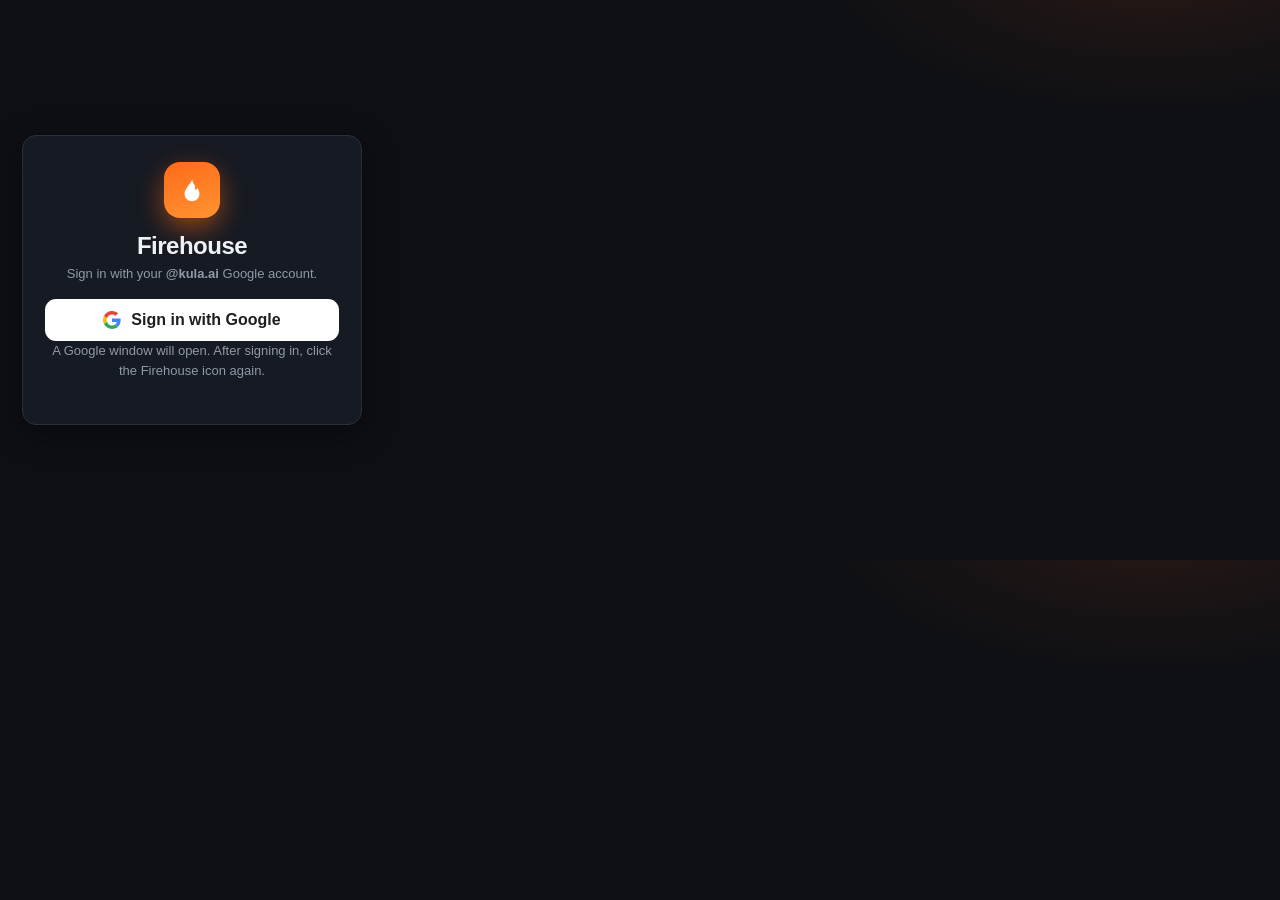
<file: extension/popup.html>
<!DOCTYPE html>
<html lang="en">
<head>
<meta charset="UTF-8" />
<link rel="stylesheet" href="popup.css" />
<title>Firehouse</title>
</head>
<body>

<!-- LOGIN -->
<div id="loginView" class="login">
  <div class="card">
    <div class="logo-lg">
      <svg width="30" height="30" viewBox="0 0 24 24" fill="#fff"><path d="M12 2c.5 3-1.5 4.5-3 6.5C7.4 10.6 6 12.6 6 15a6 6 0 0 0 12 0c0-1.8-.8-3.3-1.7-4.6-.3.9-1 1.6-1.9 1.6.6-2-.2-4.2-1.4-5.8C11.9 4.7 12.3 3.2 12 2Z"/></svg>
    </div>
    <h1>Firehouse</h1>
    <p>Sign in with your <b>@kula.ai</b> Google account.</p>
    <div id="loginError" class="banner hidden"></div>
    <button class="gbtn" id="signInBtn">
      <svg width="18" height="18" viewBox="0 0 48 48"><path fill="#EA4335" d="M24 9.5c3.54 0 6.71 1.22 9.21 3.6l6.85-6.85C35.9 2.38 30.47 0 24 0 14.62 0 6.51 5.38 2.56 13.22l7.98 6.19C12.43 13.72 17.74 9.5 24 9.5z"/><path fill="#4285F4" d="M46.98 24.55c0-1.57-.15-3.09-.38-4.55H24v9.02h12.94c-.58 2.96-2.26 5.48-4.78 7.18l7.73 6c4.51-4.18 7.09-10.36 7.09-17.65z"/><path fill="#FBBC05" d="M10.53 28.59c-.48-1.45-.76-2.99-.76-4.59s.27-3.14.76-4.59l-7.98-6.19C.92 16.46 0 20.12 0 24c0 3.88.92 7.54 2.56 10.78l7.97-6.19z"/><path fill="#34A853" d="M24 48c6.48 0 11.93-2.13 15.89-5.81l-7.73-6c-2.15 1.45-4.92 2.3-8.16 2.3-6.26 0-11.57-4.22-13.47-9.91l-7.98 6.19C6.51 42.62 14.62 48 24 48z"/></svg>
      Sign in with Google
    </button>
    <p class="hint" id="loginHint">A Google window will open. After signing in, click the Firehouse icon again.</p>
  </div>
</div>

<!-- LOADING -->
<div id="loadingView" class="login hidden"><div class="muted">Loading…</div></div>

<!-- APP -->
<div id="appView" class="hidden">
  <header>
    <div class="brand">
      <span class="logo"><svg width="16" height="16" viewBox="0 0 24 24" fill="#fff"><path d="M12 2c.5 3-1.5 4.5-3 6.5C7.4 10.6 6 12.6 6 15a6 6 0 0 0 12 0c0-1.8-.8-3.3-1.7-4.6-.3.9-1 1.6-1.9 1.6.6-2-.2-4.2-1.4-5.8C11.9 4.7 12.3 3.2 12 2Z"/></svg></span>
      <b>Firehouse</b>
    </div>
    <div class="who">
      <span class="avatar" id="whoAvatar"></span>
      <button class="ghost small" id="signOutBtn">Sign out</button>
    </div>
  </header>

  <div class="wrap">
    <div class="tabs">
      <button id="tabTrack" class="active" data-tab="track">Track</button>
      <button id="tabHistory" data-tab="history">History</button>
      <button id="tabAdmin" class="hidden" data-tab="admin">Rollup</button>
    </div>

    <!-- TRACK -->
    <div id="trackTab">
      <div class="card">
        <div class="grid two">
          <div>
            <label for="activityType">Activity type</label>
            <select id="activityType">
              <option value="issue">New ticket triage/troubleshooting</option>
              <option value="call">Customer call</option>
              <option value="offline">Pylon Clean up</option>
              <option value="project">Project</option>
              <option value="demo">Demo / implementation call</option>
              <option value="troubleshoot">Ticket troubleshooting</option>
              <option value="intoffline">Internal offline work with engineering</option>
              <option value="followup">Ticket follow up</option>
              <option value="linear">Linear clean up</option>
              <option value="oncall">On call sync</option>
              <option value="closure">Ticket closure</option>
            </select>
          </div>
          <div>
            <label id="customerLabel" for="customer">Customer</label>
            <input id="customer" placeholder="Which customer is this for?" autocomplete="off" />
          </div>
        </div>
        <div style="margin-top:12px">
          <label for="note">Note (optional)</label>
          <input id="note" placeholder="What are you working on?" autocomplete="off" />
        </div>
        <div class="timer" id="timerDisplay">00:00:00</div>
        <div class="row" style="justify-content:center">
          <button id="startBtn" class="primary">▶ Start</button>
          <button id="pauseBtn" class="ghost hidden">⏸ Pause</button>
          <button id="stopBtn" class="danger hidden">■ Stop &amp; log</button>
          <button id="cancelBtn" class="ghost hidden">Discard</button>
        </div>
        <div id="liveMeta" class="center muted small hidden" style="margin-top:6px"></div>
      </div>

      <div class="card">
        <div class="toolbar" style="margin-bottom:0">
          <b>Log time manually</b>
          <button class="ghost small" id="manualToggle">+ Add entry</button>
        </div>
        <div id="manualForm" class="hidden" style="margin-top:14px">
          <div class="grid two">
            <div>
              <label for="mDate">Date</label>
              <input id="mDate" type="date" />
            </div>
            <div>
              <label for="mType">Activity type</label>
              <select id="mType">
                <option value="issue">New ticket triage/troubleshooting</option>
                <option value="call">Customer call</option>
                <option value="offline">Pylon Clean up</option>
                <option value="project">Project</option>
                <option value="demo">Demo / implementation call</option>
                <option value="troubleshoot">Ticket troubleshooting</option>
                <option value="intoffline">Internal offline work with engineering</option>
                <option value="followup">Ticket follow up</option>
                <option value="linear">Linear clean up</option>
                <option value="oncall">On call sync</option>
                <option value="closure">Ticket closure</option>
              </select>
            </div>
          </div>
          <div style="margin-top:12px">
            <label for="mAmount">Time spent</label>
            <div class="row" style="align-items:stretch; gap:8px">
              <input id="mAmount" type="number" min="0" step="any" placeholder="e.g. 20" style="flex:2" />
              <select id="mUnit" style="flex:1">
                <option value="minutes">Minutes</option>
                <option value="hours">Hours</option>
              </select>
            </div>
          </div>
          <div class="grid two" style="margin-top:12px">
            <div>
              <label for="mCustomer">Customer</label>
              <input id="mCustomer" placeholder="Which customer?" autocomplete="off" />
            </div>
            <div>
              <label for="mNote">Note (optional)</label>
              <input id="mNote" placeholder="What was this?" autocomplete="off" />
            </div>
          </div>
          <button class="primary" id="saveManualBtn" style="margin-top:14px">Save entry</button>
        </div>
      </div>

      <div class="card"><div class="stat" id="todayStats"></div></div>
    </div>

    <!-- HISTORY -->
    <div id="historyTab" class="hidden">
      <div class="card">
        <div class="toolbar">
          <div><b>My entries</b> <span class="muted small" id="historyCount"></span></div>
          <button class="ghost small" id="exportMine">Export</button>
        </div>
        <div id="historyTable"></div>
      </div>
    </div>

    <!-- ADMIN -->
    <div id="adminTab" class="hidden">
      <div class="card">
        <div class="toolbar">
          <div><b>All agents</b></div>
          <button class="ghost small" id="exportAll">Export</button>
        </div>
        <div style="margin-bottom:14px">
          <label for="adminRange">Date range</label>
          <select id="adminRange">
            <option value="all">All time</option>
            <option value="today">Today</option>
            <option value="yesterday">Yesterday</option>
            <option value="week">This week</option>
            <option value="lastweek">Last week</option>
            <option value="last30">Last 30 days</option>
            <option value="custom">Custom…</option>
          </select>
          <div id="customRange" class="hidden row" style="align-items:flex-end; margin-top:10px">
            <div style="flex:1"><label for="adminFrom">From</label><input id="adminFrom" type="date" /></div>
            <div style="flex:1"><label for="adminTo">To</label><input id="adminTo" type="date" /></div>
          </div>
          <div style="margin-top:10px">
            <label for="adminAgent">Agent</label>
            <select id="adminAgent"><option value="all">All agents</option></select>
          </div>
        </div>
        <div class="stat" id="adminStats" style="margin-bottom:16px"></div>
        <div class="sec-title">By agent</div>
        <div id="byAgent"></div>
        <div class="sec-title collapsible" data-target="byCustomer"><span class="caret">▾</span> By customer</div>
        <div id="byCustomer"></div>
        <div class="sec-title collapsible" data-target="byType"><span class="caret">▾</span> By activity type</div>
        <div id="byType"></div>
      </div>
    </div>
  </div>
</div>

<script src="lib/supabase.js"></script>
<script src="popup.js"></script>
</body>
</html>
</file>
<file: extension/popup.css>
:root{
  --bg:#0d0f14; --bg2:#11141b; --panel:#161a22; --panel2:#1d222c; --line:#2a3038;
  --text:#eef1f6; --muted:#9099a8; --faint:#6b7280;
  --ember:#ff6a1a; --ember2:#ffb020; --ember-soft:rgba(255,106,26,.14);
  --accent:#ff6a1a; --accent2:#34d399;
  --danger:#ff5b6e; --warn:#ffb020; --ok:#34d399; --radius:14px;
  --shadow:0 8px 30px rgba(0,0,0,.35);
}
*{box-sizing:border-box}
html,body{margin:0}
body{
  width:384px; height:560px; overflow-y:auto; overflow-x:hidden;
  font-family:'Inter',-apple-system,BlinkMacSystemFont,"Segoe UI",Roboto,Helvetica,Arial,sans-serif;
  color:var(--text); -webkit-font-smoothing:antialiased;
  background:
    radial-gradient(600px 300px at 90% -10%, rgba(255,106,26,.12), transparent 60%),
    var(--bg);
}
header{display:flex; align-items:center; justify-content:space-between; padding:12px 14px;
  border-bottom:1px solid var(--line); background:rgba(18,21,28,.85); position:sticky; top:0; z-index:10}
.brand{display:flex; align-items:center; gap:8px; font-weight:800; font-size:16px; letter-spacing:-.2px}
.brand .logo{width:26px; height:26px; display:grid; place-items:center; border-radius:8px;
  background:linear-gradient(160deg,var(--ember),#ff9430); box-shadow:0 4px 12px rgba(255,106,26,.45)}
.brand b{background:linear-gradient(90deg,#fff,#ffd9bd); -webkit-background-clip:text; background-clip:text; color:transparent}
.who{display:flex; align-items:center; gap:8px; font-size:13px; color:var(--muted)}
.who b{color:var(--text)}
.avatar{width:26px; height:26px; border-radius:50%; background:linear-gradient(160deg,var(--ember),#ff9430);
  display:grid; place-items:center; font-weight:700; font-size:12px; color:#fff}
button{font:inherit; cursor:pointer; border:1px solid var(--line); background:var(--panel2); color:var(--text);
  padding:9px 13px; border-radius:10px; transition:.15s; font-weight:500}
button:hover{border-color:#3a4150}
button.primary{background:linear-gradient(160deg,var(--ember),#ff8a3d); border-color:transparent; color:#fff; font-weight:700;
  box-shadow:0 5px 14px rgba(255,106,26,.4)}
button.danger{background:linear-gradient(160deg,#ff4d63,#ff7a52); border-color:transparent; color:#fff; font-weight:700}
button.ghost{background:transparent}
button.ghost:hover{background:var(--panel2)}
button:disabled{opacity:.45; cursor:not-allowed}
.wrap{padding:14px}
.card{background:var(--panel); border:1px solid var(--line); border-radius:var(--radius); padding:14px; margin-bottom:14px; box-shadow:var(--shadow)}
label{display:block; font-size:10.5px; text-transform:uppercase; letter-spacing:.6px; color:var(--muted); margin-bottom:6px; font-weight:600}
input,select{width:100%; padding:10px 11px; border-radius:10px; border:1px solid var(--line); background:var(--bg2); color:var(--text); font:inherit; transition:.15s}
input:focus,select:focus{outline:none; border-color:var(--ember); box-shadow:0 0 0 3px var(--ember-soft)}
input[type=date]{color-scheme:dark}
input[type=date]::-webkit-calendar-picker-indicator{
  -webkit-appearance:none; appearance:none; width:16px; height:16px; cursor:pointer; opacity:1;
  background-color:var(--ember);
  -webkit-mask:url("data:image/svg+xml,%3Csvg%20xmlns='http://www.w3.org/2000/svg'%20viewBox='0%200%2024%2024'%20fill='none'%20stroke='%23000'%20stroke-width='2'%20stroke-linecap='round'%20stroke-linejoin='round'%3E%3Crect%20x='3'%20y='4'%20width='18'%20height='18'%20rx='2'/%3E%3Cline%20x1='16'%20y1='2'%20x2='16'%20y2='6'/%3E%3Cline%20x1='8'%20y1='2'%20x2='8'%20y2='6'/%3E%3Cline%20x1='3'%20y1='10'%20x2='21'%20y2='10'/%3E%3C/svg%3E") center/contain no-repeat;
  mask:url("data:image/svg+xml,%3Csvg%20xmlns='http://www.w3.org/2000/svg'%20viewBox='0%200%2024%2024'%20fill='none'%20stroke='%23000'%20stroke-width='2'%20stroke-linecap='round'%20stroke-linejoin='round'%3E%3Crect%20x='3'%20y='4'%20width='18'%20height='18'%20rx='2'/%3E%3Cline%20x1='16'%20y1='2'%20x2='16'%20y2='6'/%3E%3Cline%20x1='8'%20y1='2'%20x2='8'%20y2='6'/%3E%3Cline%20x1='3'%20y1='10'%20x2='21'%20y2='10'/%3E%3C/svg%3E") center/contain no-repeat}
input::placeholder{color:var(--faint)}
.grid{display:grid; gap:12px}
.grid.two{grid-template-columns:1fr}
.row{display:flex; gap:10px; align-items:flex-end; flex-wrap:wrap}
.timer{font-variant-numeric:tabular-nums; font-size:46px; font-weight:800; letter-spacing:1px; text-align:center; padding:14px 0 4px; line-height:1}
.timer.live{background:linear-gradient(90deg,var(--ember),var(--ember2)); -webkit-background-clip:text; background-clip:text; color:transparent; animation:pulse 2s ease-in-out infinite}
@keyframes pulse{0%,100%{opacity:1}50%{opacity:.78}}
.muted{color:var(--muted)}
.center{text-align:center}
.tabs{display:flex; gap:6px; margin-bottom:14px; background:var(--panel); padding:5px; border-radius:12px; border:1px solid var(--line)}
.tabs button{flex:1; border-radius:8px; border-color:transparent; background:transparent; white-space:nowrap; padding:8px 6px; font-size:13px}
.tabs button.active{background:linear-gradient(160deg,var(--ember),#ff8a3d); color:#fff; font-weight:700}
table{width:100%; border-collapse:collapse; font-size:12.5px}
th,td{text-align:left; padding:8px 8px; border-bottom:1px solid var(--line)}
th{color:var(--muted); font-size:10.5px; text-transform:uppercase; letter-spacing:.4px; font-weight:600}
tr:last-child td{border-bottom:none}
.pill{display:inline-block; padding:3px 8px; border-radius:999px; font-size:11px; font-weight:600}
.pill.issue{background:#1e2a4d; color:#9cc0ff}
.pill.call{background:#11332f; color:#6ee7d6}
.pill.offline{background:#332a14; color:#ffd699}
.pill.project{background:#2d1e3d; color:#d8b4fe}
.pill.demo{background:#3a1c24; color:#ff9db0}
.pill.troubleshoot{background:#10303a; color:#7fd6e8}
.pill.intoffline{background:#2a2233; color:#c9b6e6}
.pill.followup{background:#13322a; color:#7fe0bd}
.pill.linear{background:#222a3d; color:#aab8e6}
.pill.oncall{background:#33231a; color:#ffc59e}
.pill.closure{background:#143326; color:#86e6b8}
.empty{padding:28px; text-align:center; color:var(--muted); font-size:13px}
.login{height:100%; display:flex; align-items:center; justify-content:center; padding:18px}
.login .card{max-width:340px; width:100%; text-align:center; padding:26px 22px; margin:0}
.login .logo-lg{width:56px; height:56px; margin:0 auto 14px; display:grid; place-items:center; border-radius:16px;
  background:linear-gradient(160deg,var(--ember),#ff9430); box-shadow:0 10px 26px rgba(255,106,26,.5)}
.login h1{margin:0 0 6px; font-size:24px; font-weight:800; letter-spacing:-.5px}
.login p{margin:0 0 18px; color:var(--muted); font-size:13px}
.gbtn{display:flex; align-items:center; justify-content:center; gap:10px; width:100%; background:#fff; color:#1f1f1f; border:none; padding:12px; font-weight:600; border-radius:11px}
.gbtn:hover{filter:brightness(.96)}
.stat{display:flex; gap:10px; flex-wrap:wrap}
.stat .box{flex:1; min-width:90px; background:linear-gradient(160deg,var(--panel2),var(--bg2)); border:1px solid var(--line); border-radius:12px; padding:12px; position:relative; overflow:hidden}
.stat .box::before{content:''; position:absolute; top:0; left:0; width:3px; height:100%; background:linear-gradient(180deg,var(--ember),transparent)}
.stat .box .n{font-size:18px; font-weight:800; letter-spacing:-.3px}
.stat .box .l{font-size:10px; color:var(--muted); text-transform:uppercase; letter-spacing:.4px; margin-top:2px; font-weight:600}
.hidden{display:none}
.small{font-size:12px}
.toolbar{display:flex; justify-content:space-between; align-items:center; gap:10px; flex-wrap:wrap; margin-bottom:12px}
.banner{padding:10px 13px; border-radius:10px; background:#3a1c24; color:#ffb3c0; margin-bottom:14px; font-size:13px}
.fire-burst{position:fixed; left:50%; top:50%; font-size:104px; z-index:9999; pointer-events:none;
  filter:drop-shadow(0 10px 26px rgba(255,106,26,.7)); animation:firepop 2.8s cubic-bezier(.2,.8,.2,1) forwards}
.fire-burst .flame{display:inline-block; animation:flicker .28s ease-in-out infinite alternate; transform-origin:50% 80%}
@keyframes flicker{
  from{transform:scale(1) rotate(-3deg); filter:brightness(1) saturate(1)}
  to{transform:scale(1.09) rotate(3deg); filter:brightness(1.3) saturate(1.25)}
}
@keyframes firepop{
  0%{opacity:0; transform:translate(-50%,-20%) scale(.3) rotate(-8deg)}
  10%{opacity:1; transform:translate(-50%,-50%) scale(1.18) rotate(4deg)}
  18%{transform:translate(-50%,-50%) scale(1) rotate(-2deg)}
  30%{transform:translate(-50%,-50%) scale(1.06) rotate(2deg)}
  72%{opacity:1; transform:translate(-50%,-50%) scale(1) rotate(0)}
  100%{opacity:0; transform:translate(-50%,-150%) scale(1.05) rotate(0)}
}
.fire-toast{position:fixed; left:50%; bottom:26px; transform:translateX(-50%); z-index:9999; pointer-events:none;
  background:linear-gradient(160deg,#1d222c,#11141b); border:1px solid var(--line); color:var(--text);
  padding:8px 16px; border-radius:999px; font-weight:600; font-size:13px; box-shadow:var(--shadow);
  animation:toastin 3s ease forwards}
@keyframes toastin{0%{opacity:0; transform:translateX(-50%) translateY(10px)}8%,85%{opacity:1; transform:translateX(-50%) translateY(0)}100%{opacity:0; transform:translateX(-50%) translateY(6px)}}
.bar-wrap{display:flex; align-items:center; gap:8px}
.bar-track{flex:1; height:7px; background:var(--line); border-radius:999px; overflow:hidden; min-width:40px}
.bar-fill{height:100%; background:linear-gradient(90deg,var(--ember),var(--ember2)); border-radius:999px}
.sec-title{margin:16px 0 8px; text-transform:uppercase; letter-spacing:.5px; font-size:11px; color:var(--muted); font-weight:700; display:flex; align-items:center; gap:7px}
.sec-title::before{content:''; width:12px; height:2px; background:var(--ember); border-radius:2px}
.sec-title.collapsible{cursor:pointer; user-select:none}
.sec-title .caret{display:inline-block; width:11px; font-size:9px; color:var(--ember)}
.hint{font-size:12px; color:var(--muted); margin-top:14px; line-height:1.5}
</file>
